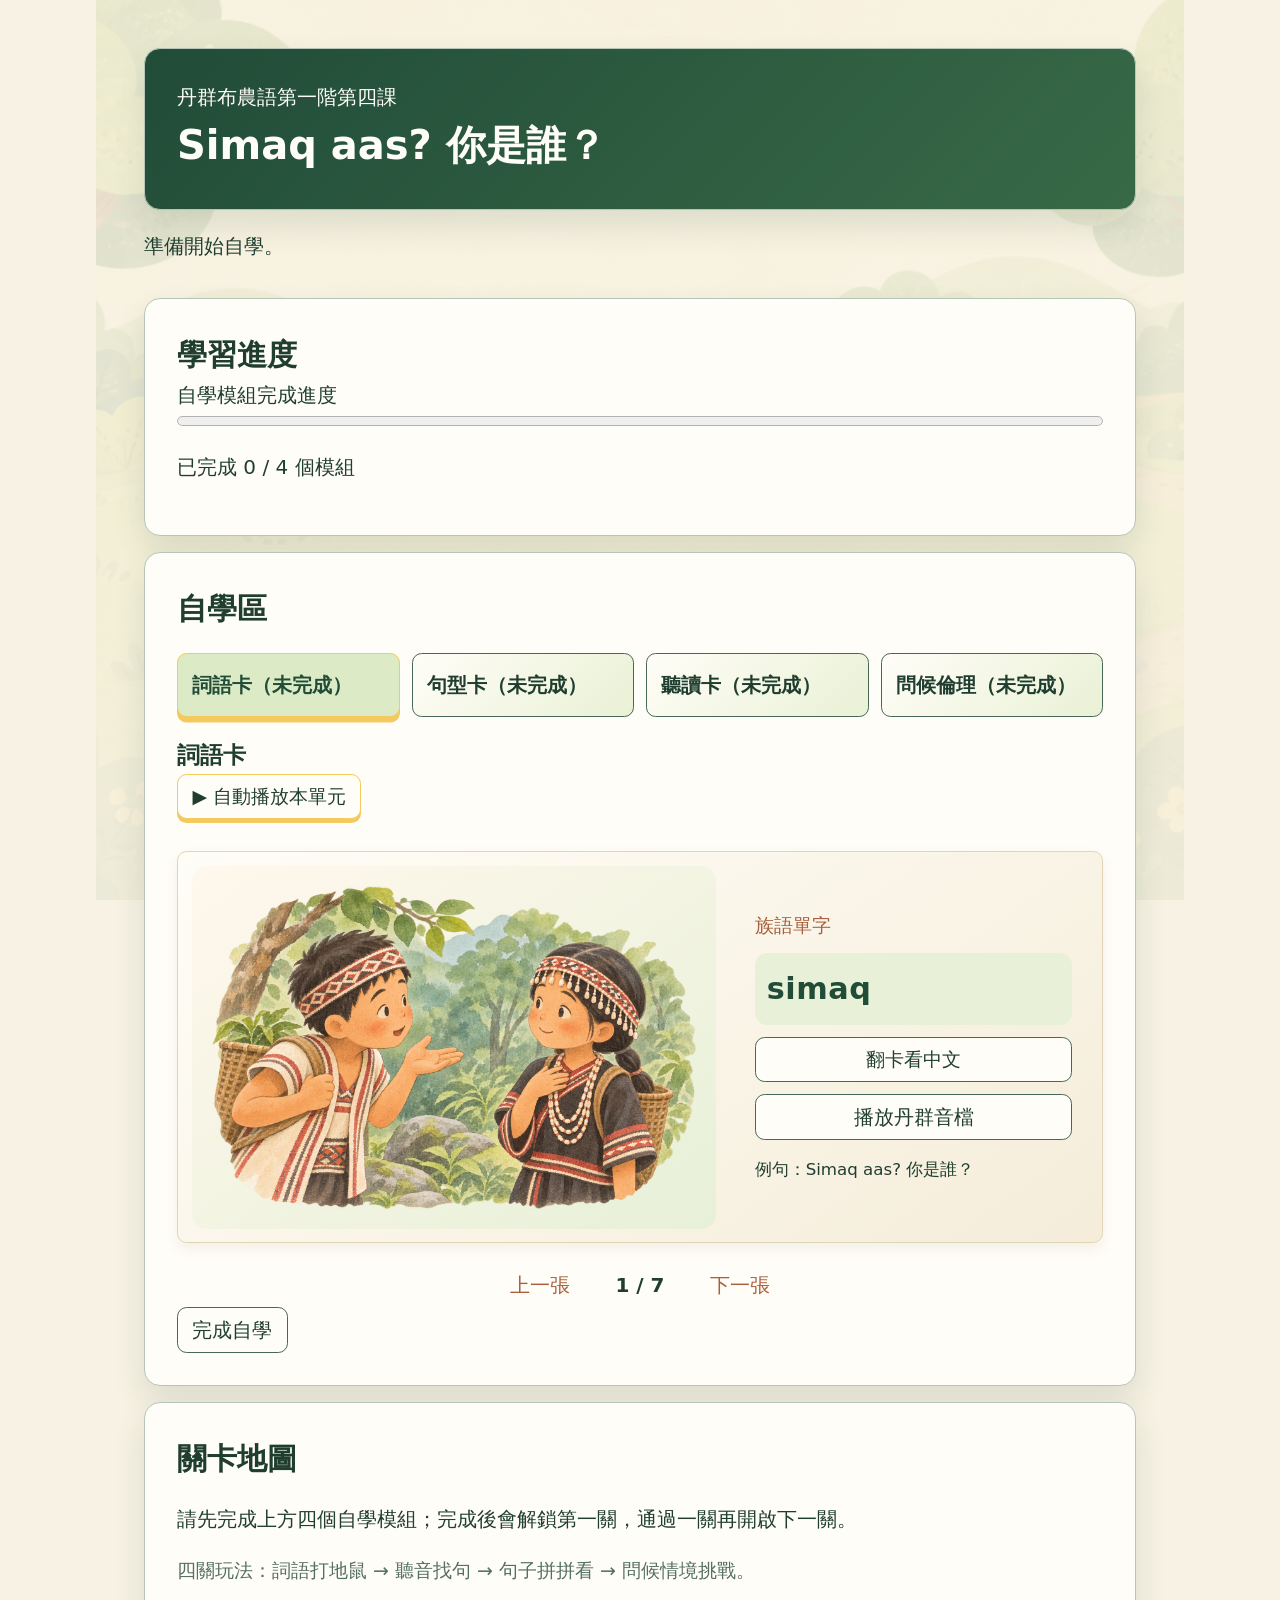
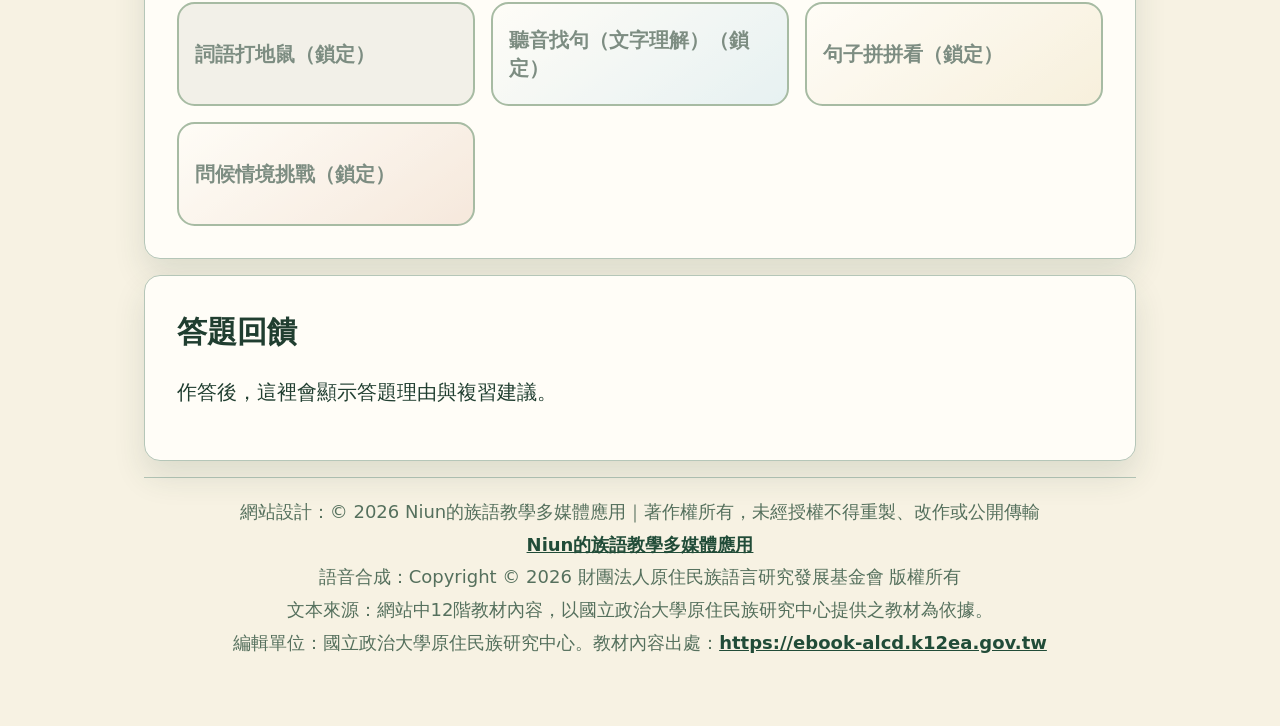
<file: index.html>
<!doctype html>
<html lang="zh-Hant">
<head>
  <meta charset="utf-8">
  <meta name="viewport" content="width=device-width, initial-scale=1">
  <title>丹群布農語第一階第四課｜Simaq aas?</title>
  <link rel="stylesheet" href="styles.css">
  <script defer src="data/lesson4.js"></script>
  <script defer src="app.js"></script>
</head>
<body>
  <a class="skip-link" href="#main-content">跳到主要內容</a>
  <header id="course-header">
    <p>丹群布農語第一階第四課</p>
    <h1>Simaq aas? 你是誰？</h1>
  </header>
  <main id="main-content">
    <p id="status-message" role="status">準備開始自學。</p>
    <section id="progress-area" aria-labelledby="progress-title">
      <h2 id="progress-title">學習進度</h2>
      <label for="study-progress">自學模組完成進度</label>
      <progress id="study-progress" max="4" value="0"></progress>
      <p id="study-count" role="status">已完成 0 / 4 個模組</p>
      <div id="storage-status" role="status"></div>
    </section>
    <section id="study-area" aria-labelledby="study-title">
      <h2 id="study-title">自學區</h2>
      <ul id="study-outline" aria-label="自學單元"></ul>
      <section aria-labelledby="study-module-title">
        <h3 id="study-module-title" tabindex="-1">詞語卡</h3>
        <div id="study-content"></div>
        <div id="study-repair"></div>
        <button id="complete-study" type="button" aria-pressed="false">完成自學</button>
      </section>
    </section>
    <nav id="level-map" aria-labelledby="level-title">
      <h2 id="level-title">關卡地圖</h2>
      <p id="level-status" role="status">請先完成上方四個自學模組；完成後會解鎖第一關，通過一關再開啟下一關。</p>
      <p class="level-help">四關玩法：詞語打地鼠 → 聽音找句 → 句子拼拼看 → 問候情境挑戰。</p>
      <ol>
        <li id="word-mole">詞語打地鼠</li>
        <li id="listen-match">聽音找句</li>
        <li id="sentence-order">句子拼拼看</li>
        <li id="greeting-challenge">問候情境挑戰</li>
      </ol>
    </nav>
    <section id="game-area" aria-labelledby="game-title" hidden>
      <h2 id="game-title"></h2>
      <h3 id="game-question" tabindex="-1"></h3>
      <div id="game-content"></div>
    </section>
    <section id="feedback-area" aria-labelledby="feedback-title" aria-describedby="feedback-result" tabindex="-1">
      <h2 id="feedback-title">答題回饋</h2>
      <div id="feedback-result"><p>作答後，這裡會顯示答題理由與複習建議。</p></div>
      <div id="feedback-actions" class="game-options"></div>
    </section>
    <section id="results-area" aria-labelledby="results-title" hidden>
      <h2 id="results-title" tabindex="-1">學習結果</h2>
      <p id="repair-outcome" role="status"></p>
      <h3>各知識點累計正確率</h3>
      <ul id="diagnostics-summary"></ul>
      <h3>再學習清單</h3>
      <div id="repair-queue"></div>
      <div id="results-actions" class="game-options"></div>
    </section>
  </main>
  <footer id="site-footer">
    <p>網站設計：© 2026 Niun的族語教學多媒體應用｜著作權所有，未經授權不得重製、改作或公開傳輸</p>
    <p><a href="https://www.youtube.com/@chiasan3" target="_blank" rel="noopener noreferrer">Niun的族語教學多媒體應用</a></p>
    <p>語音合成：Copyright © 2026 財團法人原住民族語言研究發展基金會 版權所有</p>
    <p>文本來源：網站中12階教材內容，以國立政治大學原住民族研究中心提供之教材為依據。</p>
    <p>編輯單位：國立政治大學原住民族研究中心。教材內容出處：<a href="https://ebook-alcd.k12ea.gov.tw" target="_blank" rel="noopener noreferrer">https://ebook-alcd.k12ea.gov.tw</a></p>
  </footer>
</body>
</html>
</file>
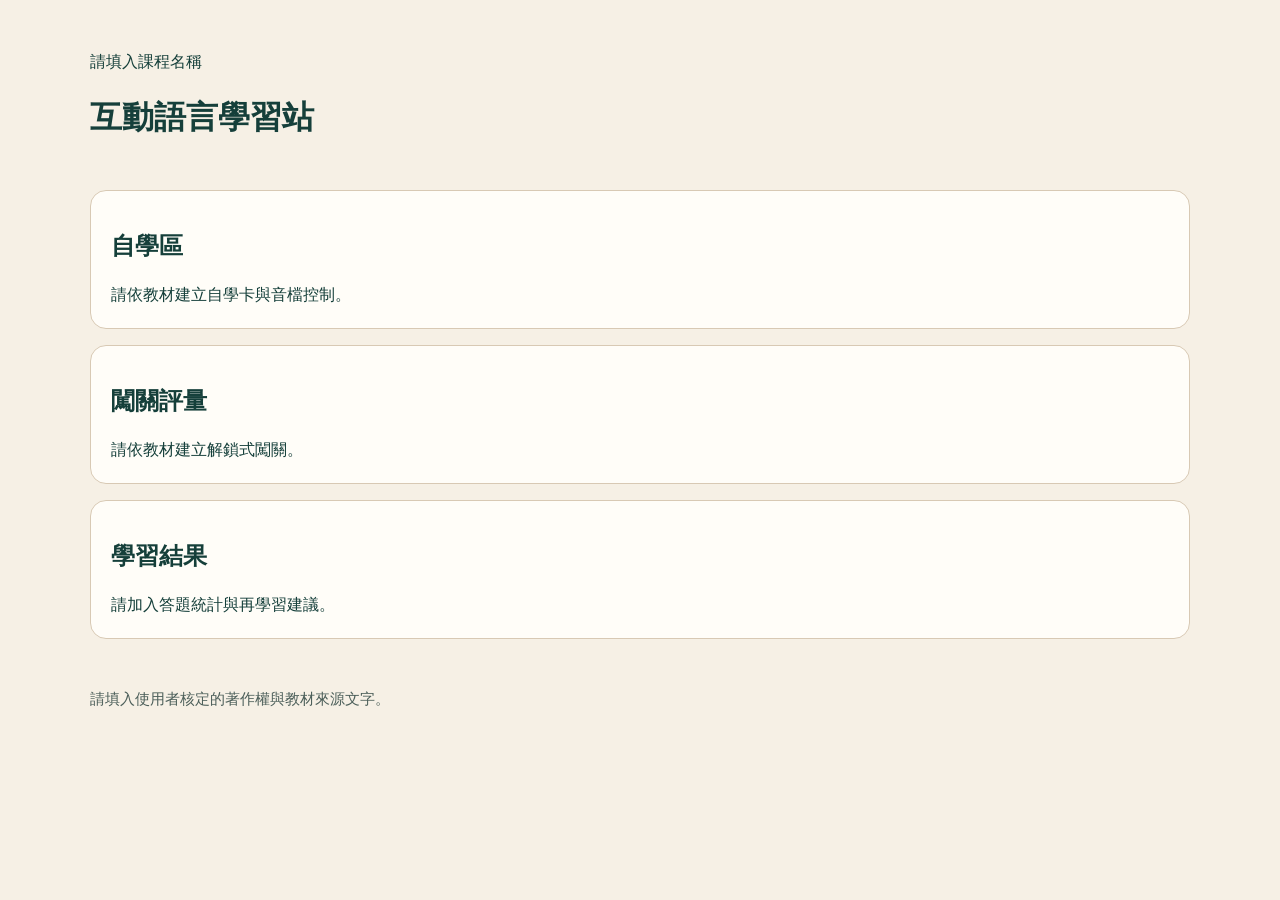
<file: skills/interactive-language-learning-site/assets/template/index.html>
<!doctype html>
<html lang="zh-Hant">
<head>
  <meta charset="utf-8">
  <meta name="viewport" content="width=device-width, initial-scale=1">
  <title>互動語言學習站</title>
  <link rel="stylesheet" href="styles.css">
  <script defer src="data/lesson.js"></script>
  <script defer src="app.js"></script>
</head>
<body>
  <a class="skip-link" href="#main-content">跳到主要內容</a>
  <header><p id="course-label">請填入課程名稱</p><h1 id="course-title">互動語言學習站</h1></header>
  <main id="main-content">
    <section aria-labelledby="study-title"><h2 id="study-title">自學區</h2><div id="study-content"></div></section>
    <section aria-labelledby="game-title"><h2 id="game-title">闖關評量</h2><div id="game-content"></div></section>
    <section aria-labelledby="result-title"><h2 id="result-title">學習結果</h2><div id="result-content"></div></section>
  </main>
  <footer id="site-footer"></footer>
</body>
</html>
</file>
<file: styles.css>
:root {
  --page-bg: #f7f2e3;
  --surface: #fffdf7;
  --ink: #203e30;
  --forest: #214c38;
  --border: #b5c6b8;
  --button-border: #476856;
  --focus-ring: #8b571b;
  --soft-surface: #f5edda;
  --audio-border: #c58e3a;
  --audio-surface: #fff5d2;
  --disabled-surface: #ecebe1;
  --scene-surface: #dce9c1;
  --relationship-surface: #e8efcd;
  --sun: #f4c95d;
  --shadow: 0 1rem 2rem rgba(32, 62, 48, .12);
  --min-touch-target: 2.75rem;
  color-scheme: light;
  font-family: "Noto Sans TC", "Microsoft JhengHei", system-ui, sans-serif;
  line-height: 1.6;
  color: var(--ink);
  background: var(--page-bg);
}

body {
  font-size: clamp(1.08rem, 1rem + .35vw, 1.25rem);
}

.language-term,
.game-options button,
#game-question {
  font-size: clamp(1.2rem, 1.08rem + .55vw, 1.55rem);
}

.language-term {
  letter-spacing: .02em;
  color: var(--forest);
  font-size: clamp(1.45rem, 1.25rem + .8vw, 2rem);
}

*,
*::before,
*::after {
  box-sizing: border-box;
}

html {
  overflow-x: hidden;
  scroll-behavior: smooth;
}

body {
  width: 100%;
  max-width: 68rem;
  min-width: 0;
  margin: auto;
  padding: clamp(1rem, 4vw, 3rem);
  background-color: var(--page-bg);
  background-image: linear-gradient(rgba(247, 242, 227, .88), rgba(247, 242, 227, .94)), url('assets/images/lesson4-forest-background.png');
  background-size: cover;
  background-attachment: fixed;
  background-position: center;
}

.skip-link {
  position: absolute;
  inset-inline-start: .75rem;
  top: -5rem;
  z-index: 1;
  padding: .5rem .75rem;
  color: #fffdf7;
  background: var(--forest);
}

.skip-link:focus-visible {
  top: .75rem;
}

header, main > section, main > nav {
  padding: clamp(1rem, 3vw, 2rem);
  min-width: 0;
  border: 1px solid var(--border);
  border-radius: 1rem;
  background: var(--surface);
  box-shadow: var(--shadow);
}

header {
  background: var(--forest);
  color: #fffdf7;
  background-image: linear-gradient(135deg, rgba(33, 76, 56, .96), rgba(61, 112, 74, .82));
}

header p, h1, h2, h3, h4 {
  margin: 0;
}

main {
  display: grid;
  gap: 1rem;
}

#site-footer {
  margin-top: 1rem;
  padding: 1rem 1.25rem;
  border-top: 1px solid var(--border);
  color: #55705d;
  font-size: .9em;
  text-align: center;
}

#site-footer p {
  margin: .25rem 0;
}

#site-footer a {
  color: var(--forest);
  font-weight: 700;
}

button {
  min-inline-size: var(--min-touch-target);
  min-height: var(--min-touch-target);
  max-width: 100%;
  padding: .5rem .9rem;
  border: 1px solid var(--button-border);
  border-radius: .6rem;
  color: inherit;
  background: var(--surface);
  font: inherit;
  line-height: 1.4;
  overflow-wrap: anywhere;
  cursor: pointer;
}

button[aria-current="true"], button[aria-pressed="true"] {
  color: #fffdf7;
  background: var(--forest);
}

button:focus-visible,
.skip-link:focus-visible {
  outline: 3px solid var(--focus-ring);
  outline-offset: 3px;
}

#study-outline, #study-content ul {
  display: grid;
  grid-template-columns: repeat(auto-fit, minmax(min(100%, 13rem), 1fr));
  gap: .75rem;
  padding: 0;
  list-style: none;
}

#study-outline button {
  width: 100%;
  min-height: 4rem;
  text-align: start;
  font-weight: 700;
  background: linear-gradient(135deg, #fffdf7, #e9f1d5);
}

#study-outline button[aria-current="true"] {
  color: var(--forest);
  border-color: var(--sun);
  background: #dcebc5;
  box-shadow: 0 .35rem 0 var(--sun);
}

#study-outline button[aria-current="true"]:hover,
#study-outline button[aria-current="true"]:focus-visible {
  color: #163728;
  background: #cfe3b2;
}

#study-content li {
  min-width: 0;
  padding: .85rem;
  border-radius: .6rem;
  background: linear-gradient(145deg, #fffdf7, var(--soft-surface));
  border: 1px solid #e2d5b7;
  box-shadow: 0 .35rem .8rem rgba(85, 72, 41, .08);
  overflow-wrap: anywhere;
}

#study-content li p {
  margin: .25rem 0;
  font-size: 1.08em;
}

.flashcard {
  display: grid;
  grid-template-columns: minmax(0, 1.35fr) minmax(15rem, .9fr);
  gap: 1.4rem;
  min-height: 20rem;
  align-items: stretch;
}

.flashcard-art {
  display: block;
  width: 100%;
  min-height: 18rem;
  height: 100%;
  object-fit: cover;
  border-radius: .9rem;
}

.flashcard-art[src*="vocab-"] {
  object-fit: contain;
  padding: 1.25rem;
  background: linear-gradient(145deg, #fff8ed, #e7f0d8);
}

.flashcard-panel {
  display: flex;
  flex-direction: column;
  justify-content: center;
  gap: .75rem;
  padding: 1rem;
}

.flashcard-panel > span {
  color: #a85f3d;
  font-size: .95em;
}

.flashcard-face {
  width: 100%;
  padding: .75rem;
  border-radius: .75rem;
}

.flashcard-front {
  min-height: 4rem;
  display: grid;
  place-items: center start;
  background: #e8f1d7;
}

.flashcard-back {
  margin: 0;
  background: #fff8e9;
}

.sentence-analysis {
  display: grid;
  gap: .45rem;
  padding: .75rem;
  border: 1px solid #c8d8b5;
  border-radius: .7rem;
  background: #f0f5e5;
}

.sentence-analysis p {
  margin: 0;
  color: #7a4b24;
  font-weight: 800;
}

.sentence-cloze-prompt {
  font-size: 2em;
  font-weight: 900;
  line-height: 1.35;
}

.sentence-parts {
  display: flex;
  flex-wrap: wrap;
  gap: .45rem;
}

.sentence-part {
  padding: .35rem .6rem;
  border: 1px solid #78956f;
  border-radius: .45rem;
  color: var(--forest);
  background: #fffdf7;
  font-weight: 800;
}

.flashcard-toggle,
.auto-play-button {
  font-size: .95em;
  background: #fffdf7;
}

.flashcard-navigation {
  display: flex;
  align-items: center;
  justify-content: center;
  gap: 1.5rem;
  margin-top: 1rem;
}

.flashcard-navigation button {
  border: 0;
  color: #a85f3d;
  background: transparent;
  box-shadow: none;
}

.flashcard-counter {
  min-width: 4rem;
  text-align: center;
  font-weight: 800;
}

.auto-play-button {
  margin: 0 0 .75rem;
  border-color: var(--sun);
  box-shadow: 0 .25rem 0 var(--sun);
}

#study-content li small {
  display: block;
  margin-top: .35rem;
}

.audio-control-button[data-audio-state="pending-verification"] {
  color: #6b4618;
  border-color: var(--audio-border);
  background: var(--audio-surface);
}

.audio-control-button[data-audio-state="pending"],
.audio-control-button[data-audio-state="error"] {
  color: #6b4618;
  border-color: var(--audio-border);
  background: var(--audio-surface);
}

progress {
  display: block;
  width: 100%;
  accent-color: var(--forest);
}

#level-map li + li {
  margin-top: 0;
}

#level-map ol {
  display: grid;
  grid-template-columns: repeat(auto-fit, minmax(min(100%, 14rem), 1fr));
  gap: 1rem;
  margin: 1rem 0 0;
  padding: 0;
  list-style: none;
}

#level-map li {
  min-width: 0;
}

#level-map button {
  width: 100%;
  min-height: 6.5rem;
  padding: 1rem;
  border: 2px solid #7e9d7c;
  border-radius: 1.1rem;
  color: var(--forest);
  background: linear-gradient(145deg, #fffdf7, #e6f0cf);
  box-shadow: 0 .45rem 0 #b4c79c;
  text-align: start;
  font-weight: 800;
}

#level-map li:nth-child(2) button { background: linear-gradient(145deg, #fffdf7, #dcecf0); }
#level-map li:nth-child(3) button { background: linear-gradient(145deg, #fffdf7, #f4ead0); }
#level-map li:nth-child(4) button { background: linear-gradient(145deg, #fffdf7, #f2dfd0); }

#level-map button:not(:disabled):hover {
  transform: translateY(-.2rem);
  box-shadow: 0 .65rem 0 #b4c79c;
}

#level-map button:disabled {
  opacity: .68;
  box-shadow: none;
}

.level-help {
  margin: .25rem 0 0;
  color: #55705d;
  font-size: .95em;
}

#level-map button:disabled, .game-options button:disabled {
  color: #40594b;
  background: var(--disabled-surface);
  cursor: default;
}

.game-options {
  display: flex;
  min-width: 0;
  flex-wrap: wrap;
  gap: .75rem;
  margin-top: .75rem;
}

.game-options > * {
  min-width: 0;
}

.mole-holes button {
  min-height: 3.5rem;
  padding-inline: 1.25rem;
  border-bottom: .35rem solid var(--button-border);
  border-radius: 50%;
  background: var(--soft-surface);
}

.mole-holes {
  display: grid;
  grid-template-columns: repeat(3, minmax(0, 1fr));
  gap: 1rem;
}

.mole-hole {
  position: relative;
  min-height: 9rem !important;
  display: grid;
  place-items: end center;
  overflow: hidden;
  padding: .75rem !important;
  border: 2px solid #79513f;
  border-bottom: .7rem solid #5c3d32 !important;
  border-radius: 50% 50% .9rem .9rem !important;
  color: #fffdf7;
  background: #855b43 !important;
  box-shadow: inset 0 .7rem 0 rgba(50, 29, 20, .3);
  text-shadow: 0 1px 2px #3b241b;
}

.mole-hole-art {
  position: absolute;
  inset: -.7rem 0 auto;
  width: 70%;
  height: 6rem;
  margin: auto;
  object-fit: contain;
  pointer-events: none;
}

.mole-hole .mole-word {
  position: relative;
  z-index: 1;
  font-size: clamp(1.25rem, 1rem + 1vw, 1.8rem);
  font-weight: 800;
}

.mole-hole.is-active {
  background: #a86a4a !important;
  transform: translateY(-.25rem);
  box-shadow: 0 .45rem 0 #5c3d32, inset 0 .7rem 0 rgba(50, 29, 20, .3);
}

.mole-timer {
  margin: .5rem 0;
  color: var(--forest);
  font-size: 1.2rem;
  font-weight: 800;
}

.mole-status {
  margin: .5rem 0;
  font-weight: 800;
}

.mole-status.is-correct {
  color: var(--forest);
}

.mole-status.is-wrong {
  color: #9a4f2f;
}

.mole-hole:hover:not(:disabled) {
  transform: translateY(-.25rem);
  background: #a86a4a !important;
}

.mole-scene {
  position: relative;
  min-width: 0;
  min-height: 10rem;
  margin: .5rem 0 1rem;
  overflow: hidden;
  border-radius: .9rem;
  background: var(--scene-surface);
}

.mole-scene img {
  display: block;
  width: min(100%, 30rem);
  height: 12rem;
  margin: auto;
  object-fit: contain;
}

.mole-scene .mole-art {
  position: absolute;
  inset: -1.5rem 0 auto;
  width: min(58%, 16rem);
  height: 10rem;
  margin: auto;
}

.relationship-art {
  display: block;
  width: min(100%, 34rem);
  max-height: 14rem;
  margin: .5rem auto 1rem;
  object-fit: contain;
  border-radius: .9rem;
  background: var(--relationship-surface);
}

#game-question:focus, #feedback-area:focus, #study-module-title:focus, #results-title:focus {
  outline: 3px solid var(--focus-ring);
  outline-offset: 3px;
}

.word-mole-question {
  display: grid;
  gap: .6rem;
  margin-bottom: 1rem;
  font-size: clamp(1.2rem, 1.05rem + .55vw, 1.55rem);
}

.word-mole-question .question-target {
  display: block;
  padding: .7rem 1rem;
  border: 3px solid var(--forest);
  border-radius: .75rem;
  color: var(--forest);
  background: #e8f1d7;
  box-shadow: 0 .3rem 0 #b4c79c;
  font-size: clamp(2rem, 1.5rem + 2vw, 3.4rem);
  font-weight: 900;
  line-height: 1.2;
  text-align: center;
}

#game-area {
  border: 2px solid var(--sun);
  background: linear-gradient(145deg, #fffdf7, #f6f0db);
}

#game-title {
  color: var(--forest);
  font-size: clamp(1.5rem, 1.25rem + 1vw, 2.2rem);
}

#game-content {
  margin-top: 1rem;
}

.game-options button {
  box-shadow: 0 .2rem 0 rgba(33, 76, 56, .16);
}

@media (max-width: 42rem) {
  body {
    padding: .75rem;
    background-attachment: scroll;
  }

  header, main > section, main > nav {
    padding: 1rem;
    border-radius: .75rem;
  }

  main {
    gap: .75rem;
  }

  .game-options {
    gap: .5rem;
  }

  .game-options > button {
    flex: 1 1 9rem;
  }

  .mole-holes button {
    flex-basis: 7rem;
  }

  .mole-holes {
    grid-template-columns: repeat(3, minmax(0, 1fr));
  }

  .mole-scene {
    min-height: 8rem;
  }

  .mole-scene img {
    height: 9rem;
  }

  .flashcard {
    grid-template-columns: 1fr;
  }

  .flashcard-art {
    min-height: 11rem;
    height: 12rem;
  }

  .flashcard-panel {
    padding: .25rem;
  }

  .mole-scene .mole-art {
    width: min(64%, 12rem);
    height: 8rem;
  }
}
</file>
<file: skills/interactive-language-learning-site/assets/template/styles.css>
:root { --page-bg:#f6f0e5; --surface:#fffdf8; --ink:#153f3a; --accent:#aa603d; --line:#d8c9b4; --focus:#e7aa37; }
* { box-sizing:border-box; }
body { margin:0; background:var(--page-bg); color:var(--ink); font-family:system-ui,"Noto Sans TC",sans-serif; line-height:1.7; }
header, main, footer { width:min(1100px, calc(100% - 2rem)); margin-inline:auto; }
header { padding:2rem 0 1rem; } h1,h2 { line-height:1.25; } section { background:var(--surface); border:1px solid var(--line); border-radius:1rem; padding:1.25rem; margin:1rem 0; }
button { min-height:2.75rem; padding:.6rem 1rem; border:1px solid var(--ink); border-radius:.7rem; background:var(--surface); color:var(--ink); font:inherit; cursor:pointer; }
button:focus-visible, a:focus-visible { outline:3px solid var(--focus); outline-offset:3px; } .skip-link { position:absolute; left:-9999px; } .skip-link:focus { left:1rem; top:1rem; }
footer { padding:2rem 0; color:#4b5e59; font-size:.95rem; } @media (max-width:42rem) { header,main,footer { width:min(100% - 1rem, 1100px); } section { padding:.9rem; } }
</file>
